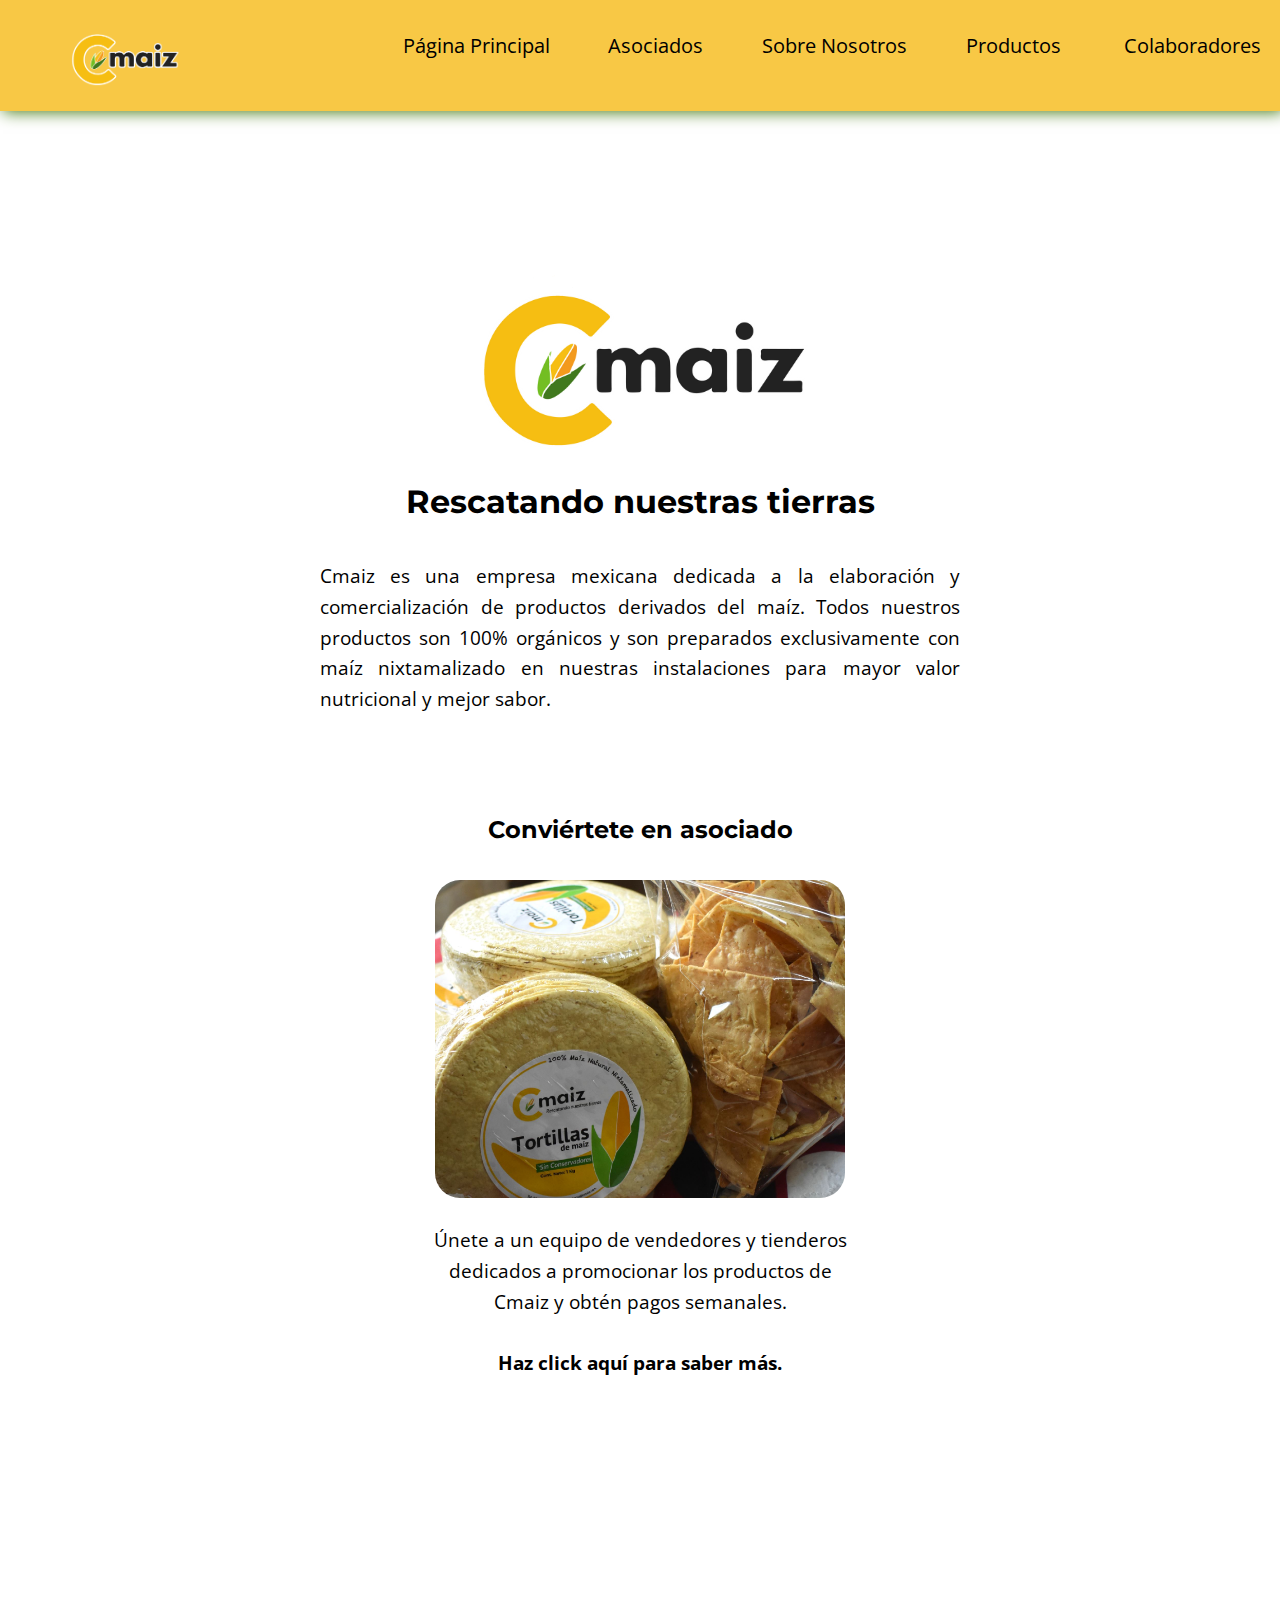
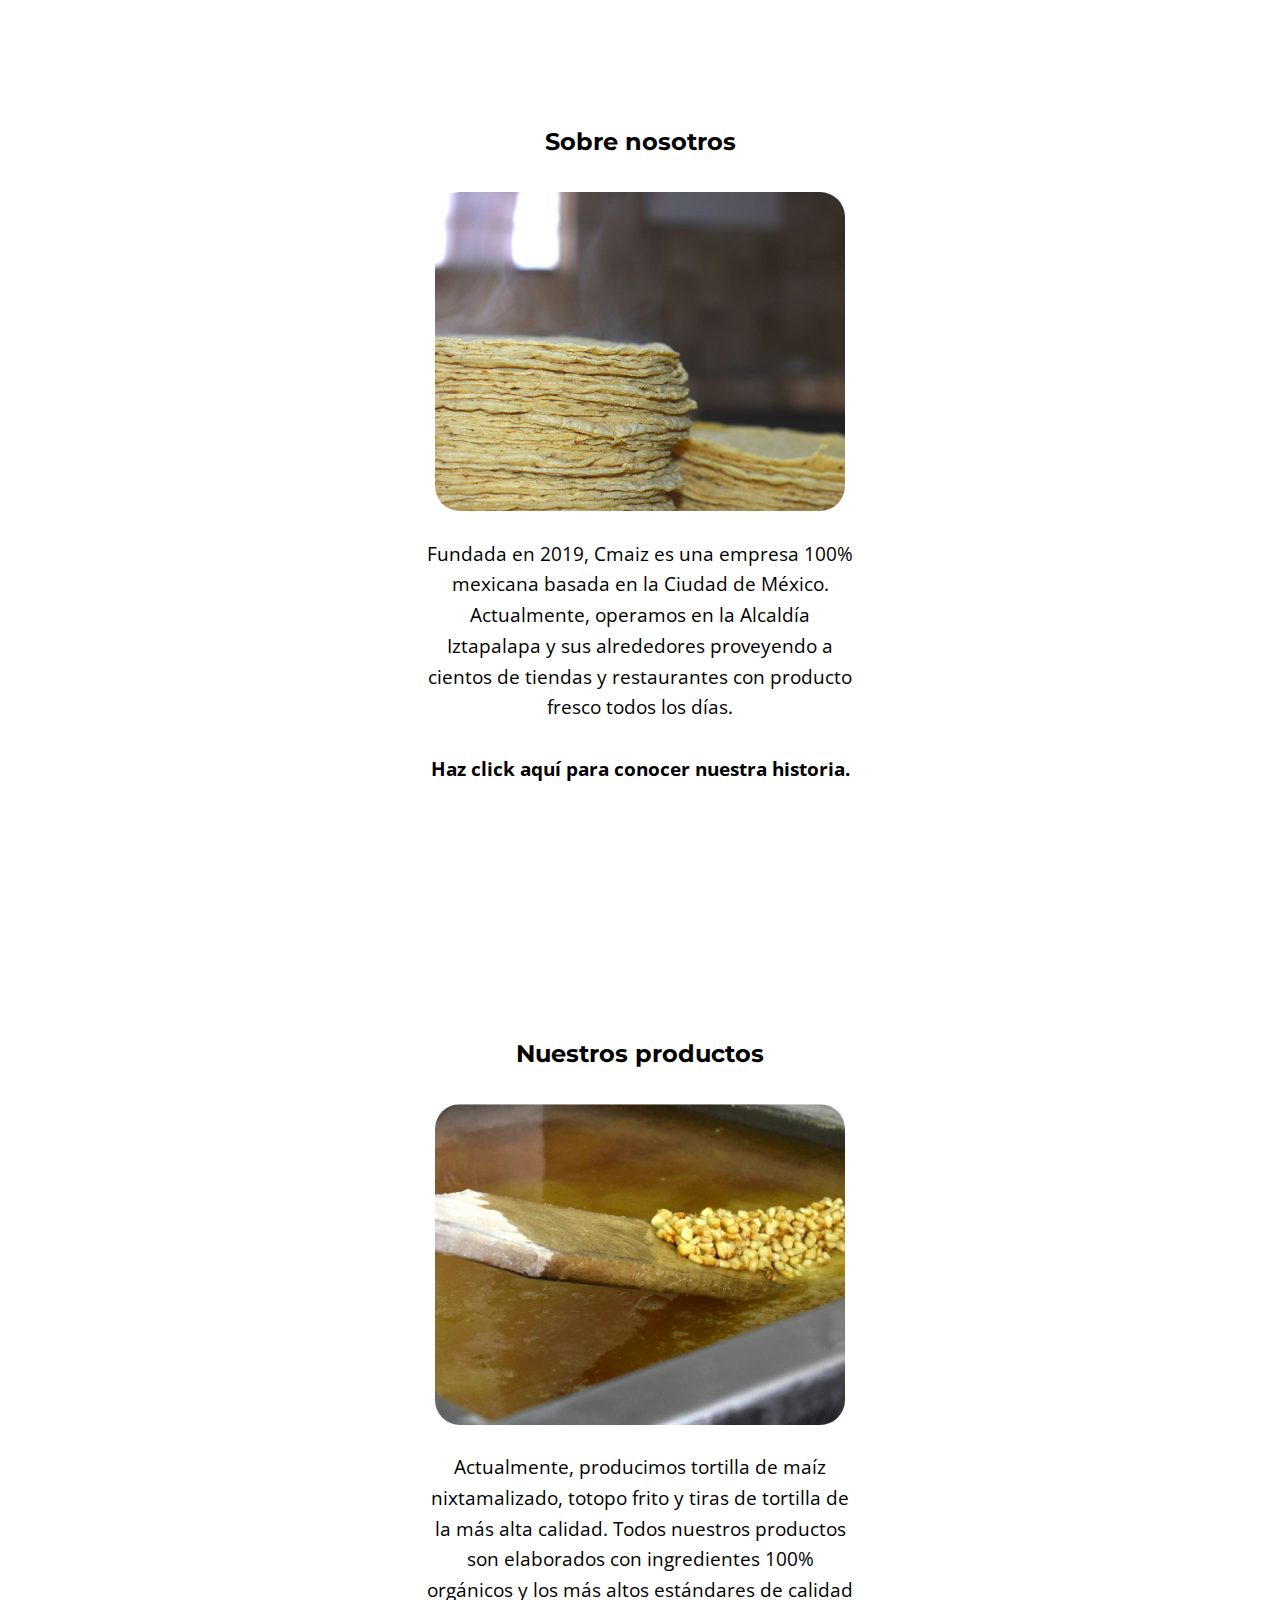
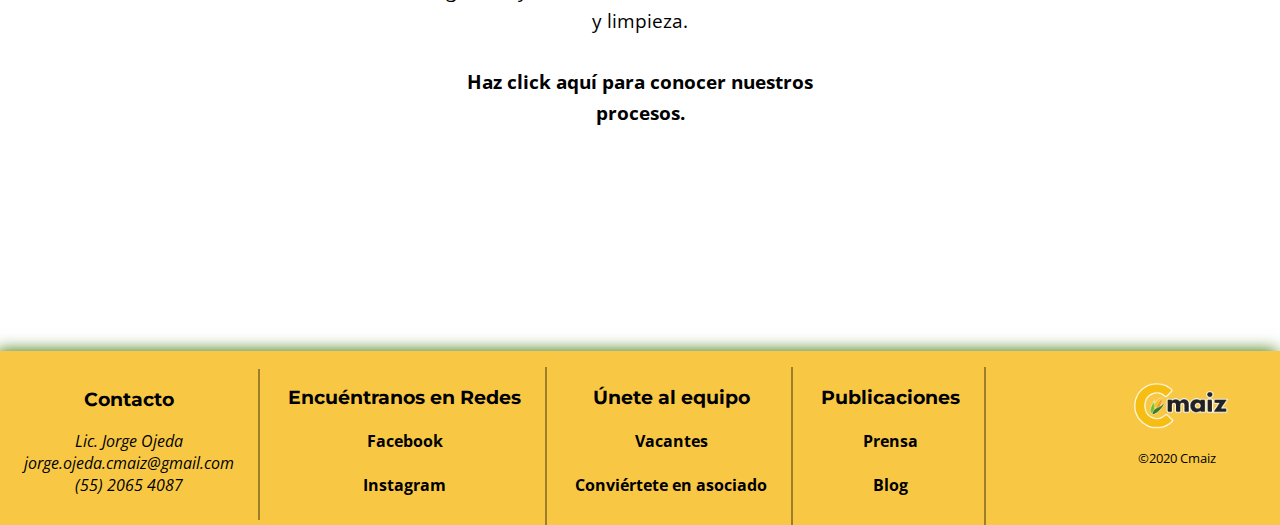
<file: Cmaiz/index.html>
<!DOCTYPE html>
<html lang="en">
<head>
    <meta charset="UTF-8">
    <meta http-equiv="X-UA-Compatible" content="IE=edge">
    <meta name="viewport" content="width=device-width, initial-scale=1.0">
    <link rel='stylesheet' href='style.css'>
    <link rel="preconnect" href="https://fonts.googleapis.com">
    <link rel="preconnect" href="https://fonts.gstatic.com" crossorigin>
    <link href="https://fonts.googleapis.com/css2?family=Urbanist:wght@200;400&display=swap" 
    rel="stylesheet"> 
    <link rel="preconnect" href="https://fonts.googleapis.com">
    <link rel="preconnect" href="https://fonts.gstatic.com" crossorigin>
    <link href="https://fonts.googleapis.com/css2?family=Montserrat:wght@400;500;700&display=swap" 
    rel="stylesheet"> 
    <link rel="preconnect" href="https://fonts.googleapis.com">
    <link rel="preconnect" href="https://fonts.gstatic.com" crossorigin>
    <link href="https://fonts.googleapis.com/css2?family=Montserrat:wght@400;500;700&family=Open+Sans:wght@400;600&display=swap" 
    rel="stylesheet"> 
    <title>Cmaiz - Rescatando nuestras tierras</title>
    <meta name="description" content="Comercializadora y tortillera de productos de maíz 100% nixtamalizado.">
    <meta property="og:title" content="Cmaíz - Rescatando nuestras tierras." />
    <meta property="og:site_name" content="Cmaiz">
    <meta property="og:url" content="https://www.quovital.tech/Cmaiz" />
    <meta property="og:description" content="Comercializadora y tortillera de productos de maíz 100% nixtamalizado." />
    <meta property="og:image" itemprop="image" content="https://www.quovital.tech/Cmaiz/resources/logosquare.png" />
    <meta property="og:image:type" content="image/png">
    <meta property="og:image:width" content="300">
    <meta property="og:image:height" content="300">
    <meta property="og:type" content="website" />
    <meta property="og:locale" content="es_MX" />
</head>

<body onload="document.body.style.opacity='1'">

    <header>
        <nav>
            <ul class='navbar'>
                <li class='navbutton'><a href='https://www.quovital.tech/Cmaiz'>Página Principal</a></li>
                <li class='navbutton'><a href='https://www.quovital.tech/Cmaiz/en_construccion/'>Asociados</a></li>
                <li class='navbutton'><a href='https://www.quovital.tech/Cmaiz/en_construccion/'>Sobre Nosotros</a></li>
                <li class='navbutton'><a href='https://www.quovital.tech/Cmaiz/en_construccion/'>Productos</a></li>
                <li class='navbutton'><a href='https://www.quovital.tech/Cmaiz/en_construccion/'>Colaboradores</a></li>
            </ul>
        </nav>
        <figure>
            <a href='https://www.quovital.tech/Cmaiz/'>
            <img src="resources/logo.png" alt='Logo Cmaiz' id='logo'>
            </a>
        </figure>
    </header>

    <div class="titles"> 
    <figure>
        <img src="resources/logo.png" alt='Logo Cmaiz' id='mega-logo'>
    </figure>

    <h1 id='main-title'>Rescatando nuestras tierras</h1>
        <p>Cmaiz es una empresa mexicana dedicada a la elaboración y comercialización 
            de productos derivados del maíz. Todos nuestros productos son 100% orgánicos
            y son preparados exclusivamente con maíz nixtamalizado en nuestras instalaciones 
            para mayor valor nutricional y mejor sabor.</p>
    </div> 

    <section class='content-box'>
        <h2>Conviértete en asociado</h2>
        <a href='https://www.quovital.tech/Cmaiz/en_construccion/'>
            <img src="resources/produce.JPG" alt='prueba de tortillas' class="content-img" 
            id='conviertete'>
            </a>
            <p class="content-text">Únete a un equipo de vendedores y tienderos dedicados a 
                promocionar los productos de Cmaiz y obtén pagos semanales.<br><br>
                <a href=''><strong>Haz click aquí para saber más.</strong></a></p>
    </section>
    
    <section class='content-box'>
        <h2>Sobre nosotros</h2>
        <a href='https://www.quovital.tech/Cmaiz/en_construccion/'>
            <img src="resources/tortillas-apliadas-2.JPG" alt='prueba de tortillas' 
            class="content-img">
            </a>
        <p class="content-text">Fundada en 2019, Cmaiz es una empresa 100% mexicana basada
                en la Ciudad de México. Actualmente, operamos en la Alcaldía Iztapalapa y
                sus alrededores proveyendo a cientos de tiendas y restaurantes con producto fresco
                todos los días.<br><br>
                <a href=''><strong>Haz click aquí para conocer nuestra historia.</strong></a></p>
    </section>
    
    <section class='content-box' id='nuestros-productos'>
        <h2>Nuestros productos</h2>
        <a href='https://www.quovital.tech/Cmaiz/en_construccion/'>
            <img src="resources/pala.JPG" alt='prueba de tortillas' class="content-img" id="pala">
            </a>

        <p class="content-text">Actualmente, producimos tortilla de maíz nixtamalizado, totopo
            frito y tiras de tortilla de la más alta calidad. Todos nuestros productos son
            elaborados con ingredientes 100% orgánicos y los más altos estándares de calidad
            y limpieza.<br><br>
            <a href=''><strong>Haz click aquí para conocer nuestros procesos.</strong></a></p>
    </section>


    <footer class='footer'>
        
        <div id='bottom-bar'>
        
        <div class='bottom-section'>
            <h3>Contacto</h3>
            <address>
                <span>Lic. Jorge Ojeda</span><br>
                <a href="mailto: jorge.ojeda.cmaiz@gmail.com" target="_blank">jorge.ojeda.cmaiz@gmail.com</a><br>
                <a href="tel: +5215520654087" target="_blank">(55) 2065 4087</a>
            </address>
        </div>
        
        <div class='bottom-section'>
            <h3>Encuéntranos en Redes</h3>
            <h4><a href="https://www.facebook.com/cmaiz.mx" target="_blank">Facebook</a></h4>
            <h4><a href="https://www.instagram.com/cmaiz.mx/" target="_blank">Instagram</a></h4>
        </div>

        <div class='bottom-section' id="unete">    
            <h3>Únete al equipo</h3>
            <h4><a href="https://www.quovital.tech/Cmaiz/en_construccion/" target="_blank">Vacantes</a></h4>
            <h4><a href="https://www.quovital.tech/Cmaiz/en_construccion/" target="_blank">Conviértete en asociado</a></h4>
        </div>

        <div class='bottom-section' id='blog'>
            <h3>Publicaciones</h3>
            <h4><a href="https://www.quovital.tech/Cmaiz/en_construccion/" target="_blank">Prensa</a></h4>
            <h4><a href="https://www.quovital.tech/Cmaiz/en_construccion/" target="_blank">Blog</a></h4>
        </div>

        </div>

        <figure>
            <a href='https://www.quovital.tech/Cmaiz/'>
            <img src="resources/logo.png" alt='Logo Cmaiz' id='logo2'>
            </a>
        </figure>

        <div class='bottom-section' id='copyright'>
            <small><span>&copy;</span>2020 Cmaiz</small>
        </div>
    </footer>
    
</body>
</html>
</file>
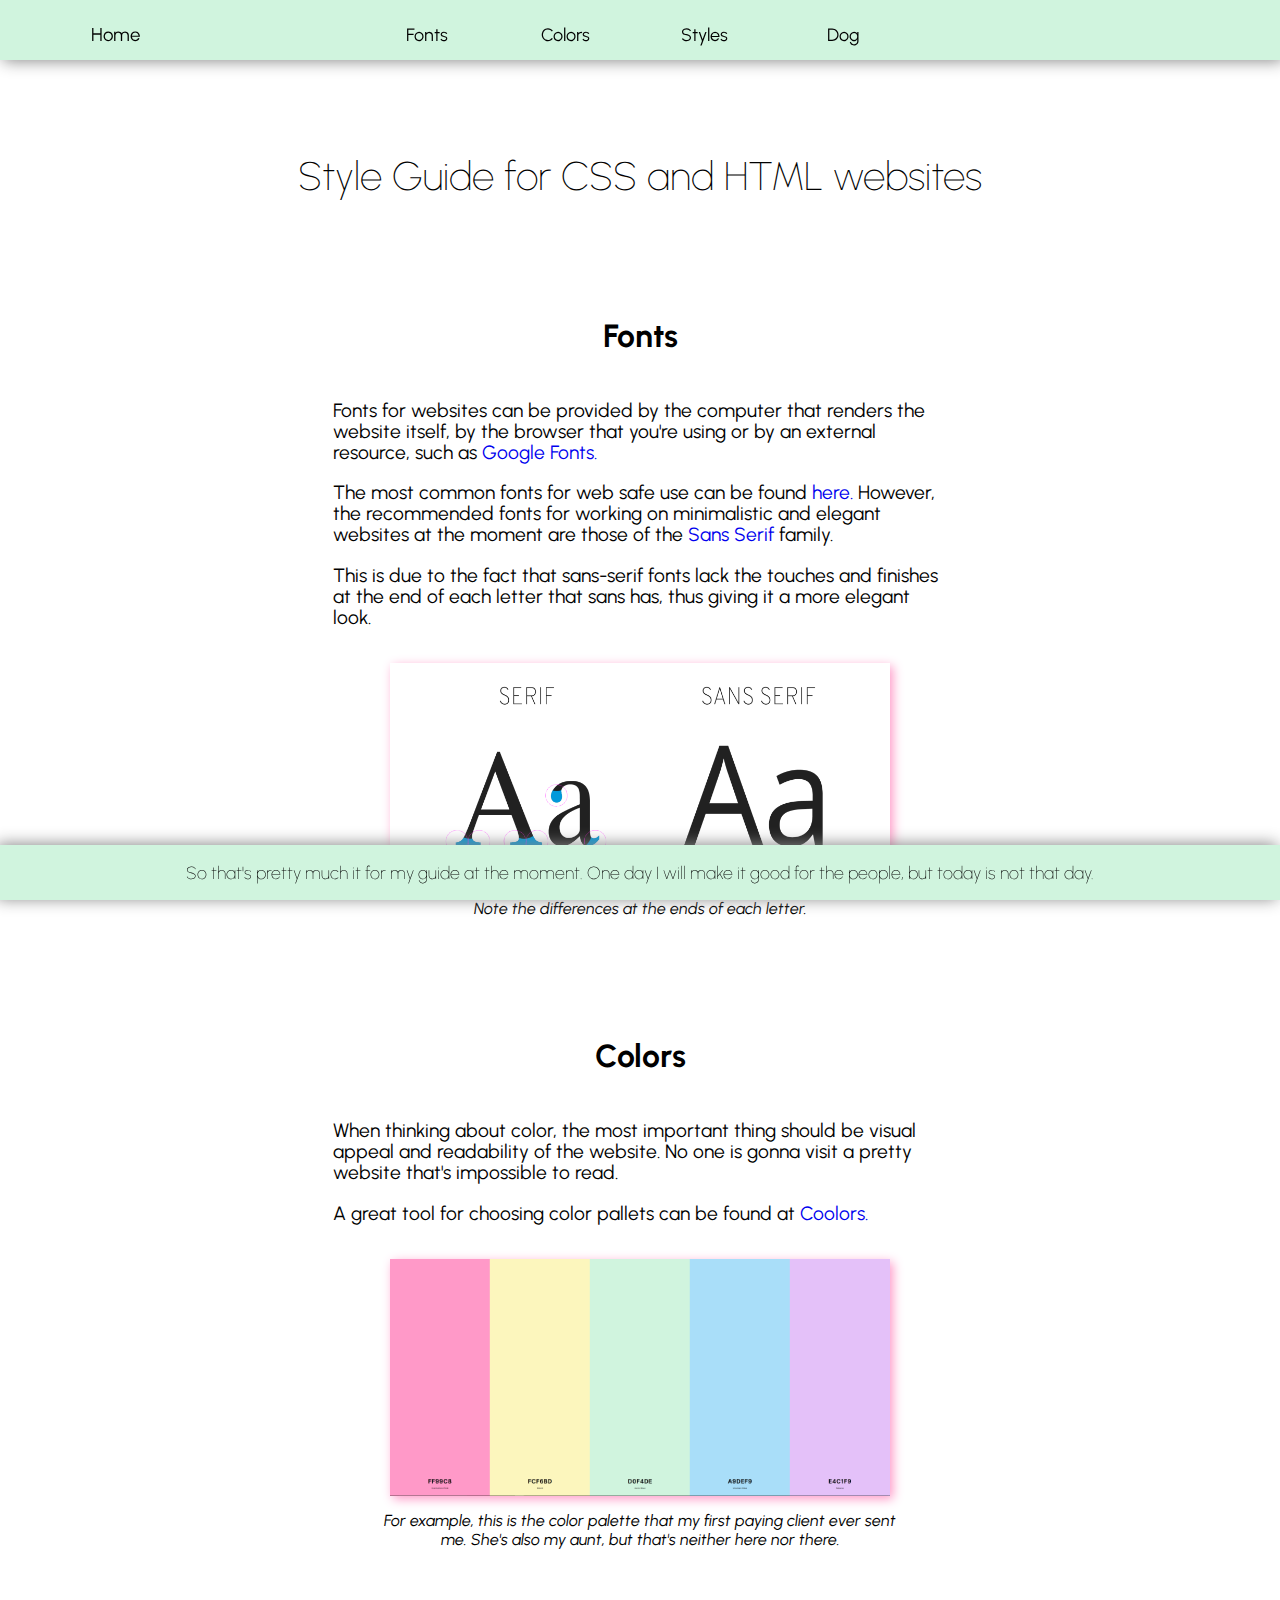
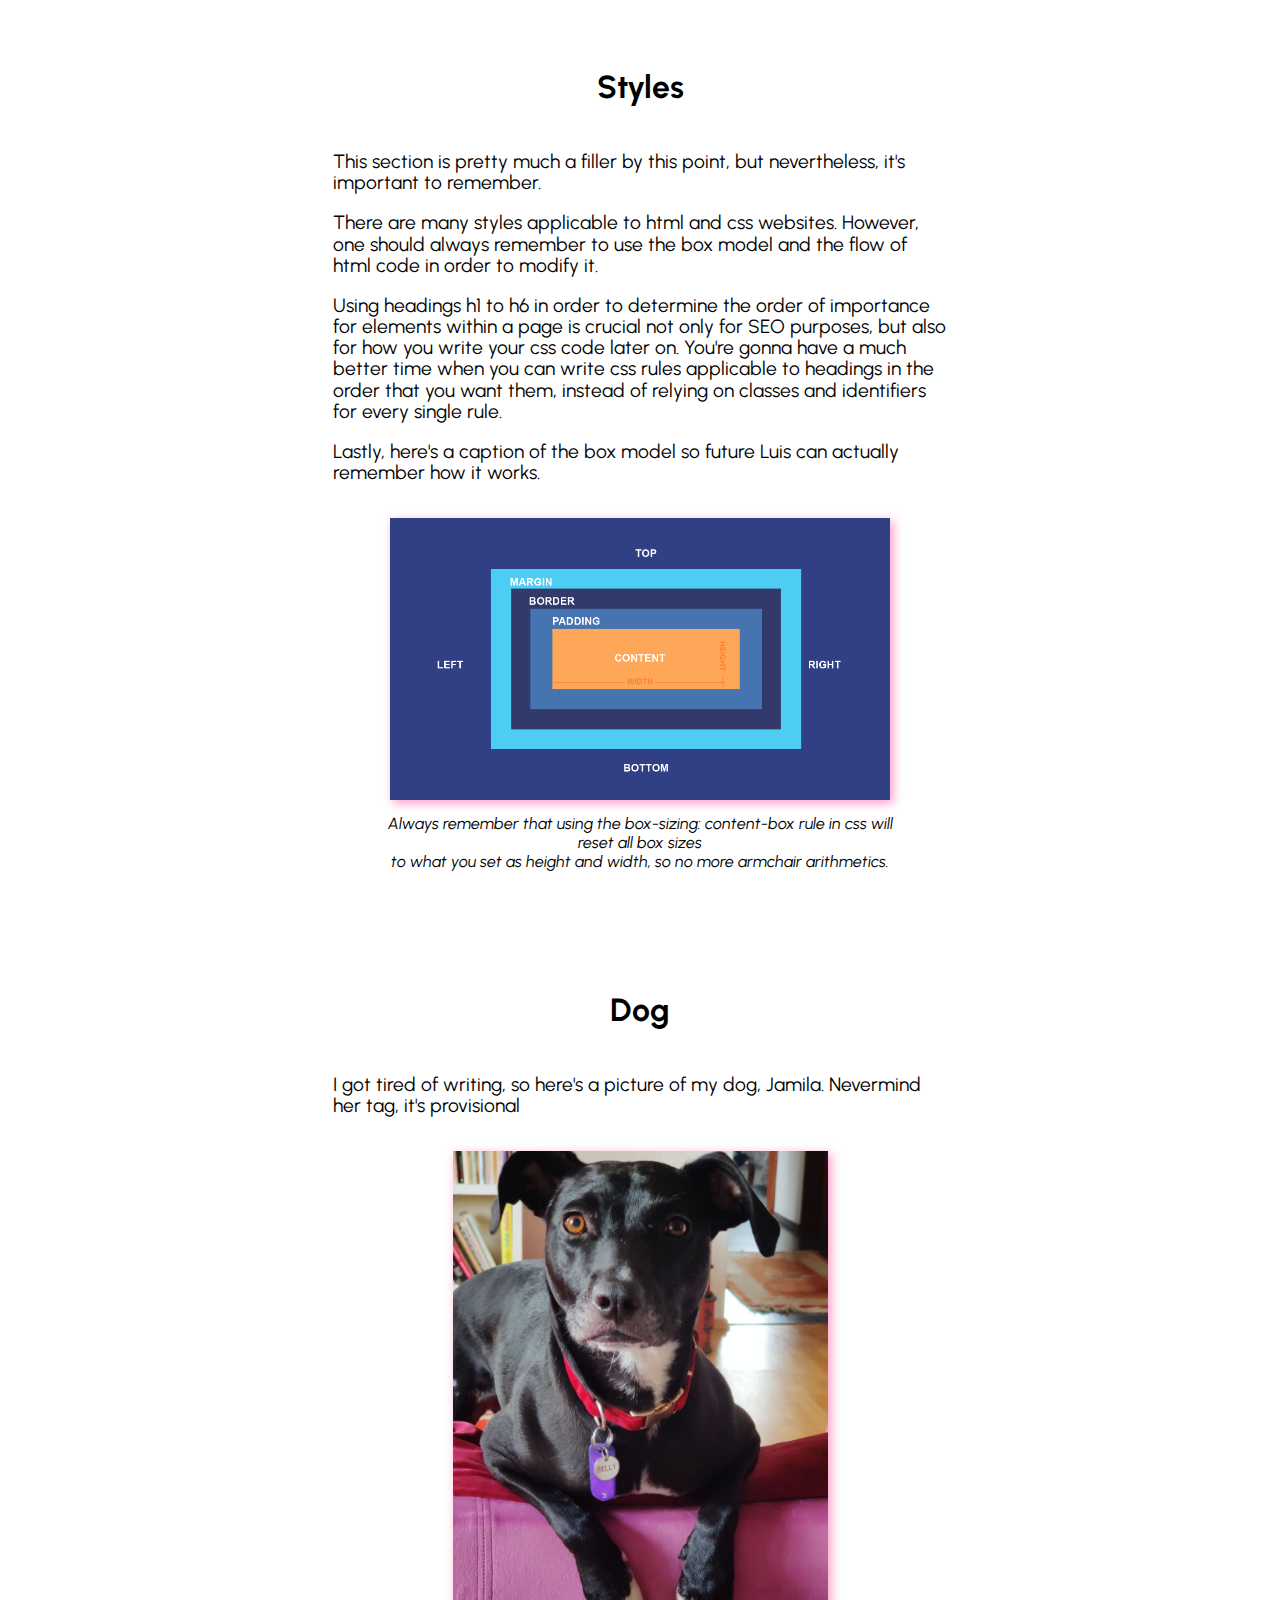
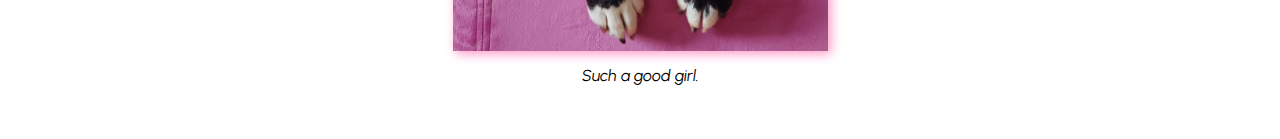
<file: style-guide/index.html>
<!DOCTYPE html>
<html lang="en">
<head>
    <meta charset="UTF-8">
    <meta http-equiv="X-UA-Compatible" content="IE=edge">
    <meta name="viewport" content="width=device-width, initial-scale=1.0">
    <link rel='stylesheet' href='style.css'>
    <link rel="preconnect" href="https://fonts.googleapis.com">
    <link rel="preconnect" href="https://fonts.gstatic.com" crossorigin>
    <link href="https://fonts.googleapis.com/css2?family=Urbanist:wght@200;400&display=swap" rel="stylesheet"> 
    <title>CSS Stylesheet</title>
</head>

<body>

    <header>
        <section>
            <h3><a href="https://quovital.tech/" target="_blank" id="cc">Home</a></h3>
        </section>
        <nav>
            <ul>
                <li><h2><a href="#Fonts">Fonts</a></h2></li>
                <li><h2><a href="#Colors">Colors</a></h2></li>
                <li><h2><a href="#Styles">Styles</a></h2></li>
                <li><h2><a href="#lastcaption">Dog</a></h2></li>
            </ul>
        </nav>
    
    </header>

    <h1 class="title" id="Fonts">Style Guide for CSS and HTML websites</h1>

    <section class="theme">
        <h2 class="subtitle">Fonts</h2>

        <p>
            Fonts for websites can be provided by the computer that renders the website itself,
            by the browser that you're using or by an external resource, such as 
            <a href="https://fonts.google.com/" target="_blank">Google Fonts.</a>
        </p>

        <p>
            The most common fonts for web safe use can be found 
            <a href="https://www.w3schools.com/cssref/css_websafe_fonts.asp" target="_blank">here.</a> 
            However, the recommended fonts for working on minimalistic and elegant websites at
            the moment are those of the <a href="https://fonts.google.com/?category=Sans+Serif"
            target="_blank">
         Sans Serif</a> family.
        </p>

        <p>
            This is due to the fact that sans-serif fonts lack the touches and finishes at the
            end of each letter that sans has, thus giving it a more elegant look.
        </p>

        <figure>
            <img src="resources/images/serif-vs-sansserif.png" 
            alt="Figure showing diferences between sans and sans-serif">
            <figcaption id="Colors">Note the differences at the ends of each letter.</figcaption>
        </figure>

    </section>

    <section class="theme">
        <h2 class="subtitle">Colors</h2>
        
        <p>
            When thinking about color, the most important thing should be visual appeal 
            and readability of the website. No one is gonna visit a pretty website that's
            impossible to read.
        </p>

        <p>
            A great tool for choosing color pallets can be found at 
            <a href="https://coolors.co/" target="_blank">Coolors.</a>
        </p>

        <figure>
            <img src="resources/images/color-palette.png" alt="Example of a color palette.">
            <figcaption id="Styles">For example, this is the color palette that my first paying
                client ever sent me. She's also my aunt, but that's neither here nor there.
            </figcaption>
        </figure>

    </section>

    <section class="theme">
        <h2 class="subtitle">Styles</h2>

        <p>
            This section is pretty much a filler by this point, 
            but nevertheless, it's important to remember.
        </p>

        <p>
            There are many styles applicable to html and css websites. However, one should
            always remember to use the box model and the flow of html code in order to modify
            it. 
        </p>

        <p>
            Using headings h1 to h6 in order to determine the order of importance for elements
            within a page is crucial not only for SEO purposes, but also for how you write your
            css code later on. You're gonna have a much better time when you can write css rules
            applicable to headings in the order that you want them, instead of relying on classes
            and identifiers for every single rule. 
        </p>

        <p>
            Lastly, here's a caption of the box model so future Luis can actually remember how
            it works.
        </p>

        <figure>
            <img src="resources/images/box_model.png" alt="A figure showing the box model.">
            <figcaption id="lastcaption">Always remember that using the box-sizing: content-box rule in 
                css will reset all box sizes <br> to what you set as height and width, so no more
                armchair arithmetics.</figcaption>
        </figure>

    </section class="theme">

    <section class="theme" id="lastone">
        <h2 class="subtitle">Dog</h2>

        <p>I got tired of writing, so here's a picture of my dog, Jamila. 
            Nevermind her tag, it's provisional</p>

        <figure>
            <img src="resources/images/jamila.jpg" alt="A pretty dog.">
            <figcaption>Such a good girl.</figcaption>
        </figure>
    </section>

    <footer class="footer">
        <p id="lasttext">So that's pretty much it for my guide at the moment. 
            One day I will make it good for the people, but today is not that day.</p>
    </footer>
    
</body>
</html>

<!--
  _______________________________
 /\             CC               \
/++\    __________________________\
\+++\   \ ************************/
 \+++\   \___________________ ***/
  \+++\   \             /+++/***/
   \+++\   \           /+++/***/
    \+++\   \         /+++/***/
     \+++\   \       /+++/***/
      \+++\   \     /+++/***/
       \+++\   \   /+++/***/
        \+++\   \ /+++/***/
         \+++\   /+++/***/
          \+++\ /+++/***/
           \+++++++/***/
            \+++++/***/
             \+++/***/
              \+/___/  
-->
</file>
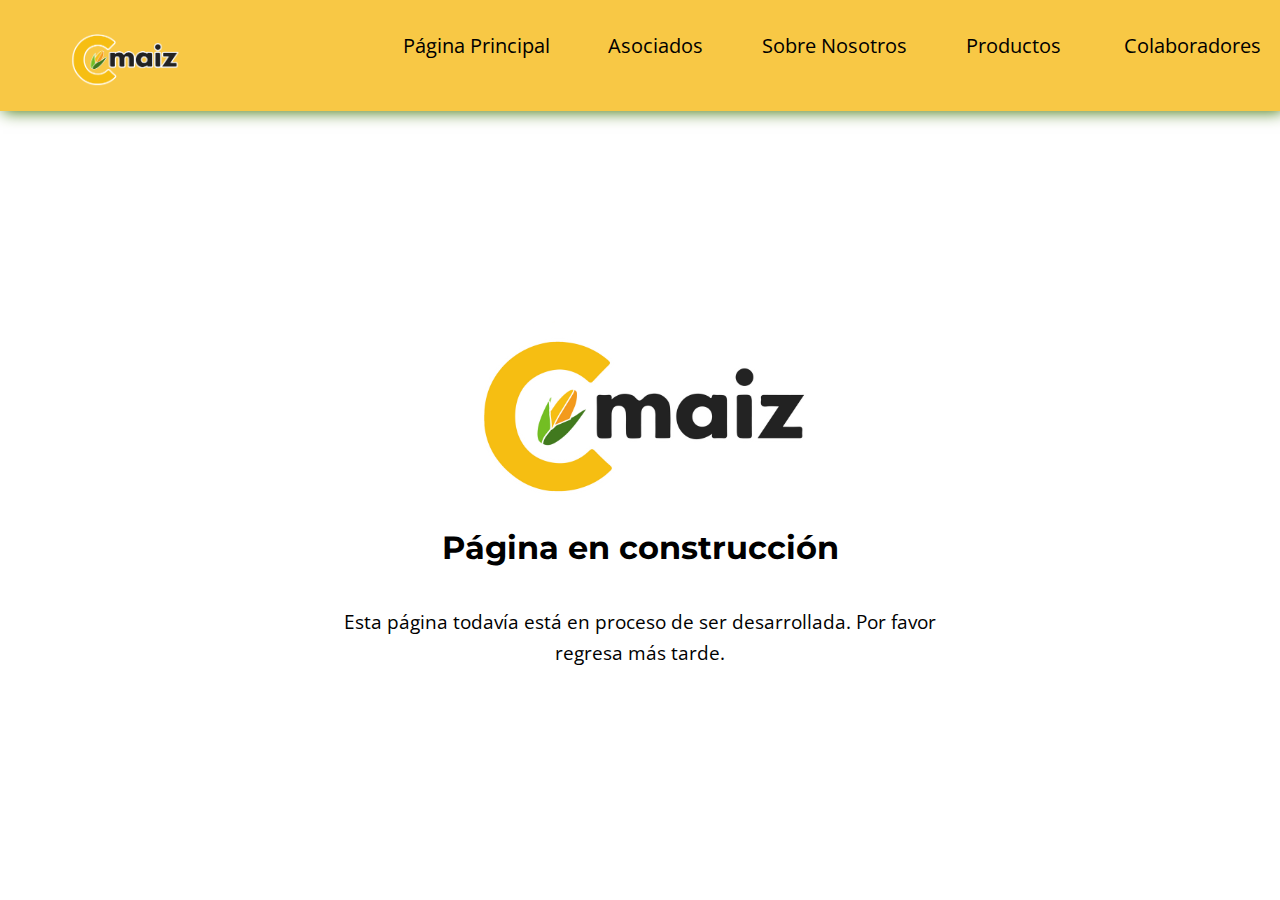
<file: Cmaiz/en_construccion/index.html>
<!DOCTYPE html>
<html lang="en">
<head>
    <meta charset="UTF-8">
    <meta http-equiv="X-UA-Compatible" content="IE=edge">
    <meta name="viewport" content="width=device-width, initial-scale=1.0">
    <link rel='stylesheet' href='style.css'>
    <link rel="preconnect" href="https://fonts.googleapis.com">
    <link rel="preconnect" href="https://fonts.gstatic.com" crossorigin>
    <link href="https://fonts.googleapis.com/css2?family=Urbanist:wght@200;400&display=swap" 
    rel="stylesheet"> 
    <link rel="preconnect" href="https://fonts.googleapis.com">
    <link rel="preconnect" href="https://fonts.gstatic.com" crossorigin>
    <link href="https://fonts.googleapis.com/css2?family=Montserrat:wght@400;500;700&display=swap" 
    rel="stylesheet"> 
    <link rel="preconnect" href="https://fonts.googleapis.com">
    <link rel="preconnect" href="https://fonts.gstatic.com" crossorigin>
    <link href="https://fonts.googleapis.com/css2?family=Montserrat:wght@400;500;700&family=Open+Sans:wght@400;600&display=swap" 
    rel="stylesheet"> 
    <title>Cmaiz - Rescatando nuestras tierras</title>
    <!-- <meta name="description" content="Comercializadora y tortillera de productos de maíz 100% nixtamalizado.">
    <meta property="og:title" content="Cmaíz - Rescatando nuestras tierras." />
    <meta property="og:site_name" content="Cmaiz">
    <meta property="og:url" content="https://www.quovital.tech/Cmaiz" />
    <meta property="og:description" content="Comercializadora y tortillera de productos de maíz 100% nixtamalizado." />
    <meta property="og:image" itemprop="image" content="https://www.quovital.tech/Cmaiz/resources/logosquare.png" />
    <meta property="og:image:type" content="image/png">
    <meta property="og:image:width" content="300">
    <meta property="og:image:height" content="300">
    <meta property="og:type" content="website" />
    <meta property="og:locale" content="es_MX" /> -->
</head>

<body onload="document.body.style.opacity='1'">

    <header>
        <nav>
            <ul class='navbar'>
                <li class='navbutton'><a href='https://www.quovital.tech/Cmaiz'>Página Principal</a></li>
                <li class='navbutton'><a href='https://www.quovital.tech/Cmaiz/en_construccion/'>Asociados</a></li>
                <li class='navbutton'><a href='https://www.quovital.tech/Cmaiz/en_construccion/'>Sobre Nosotros</a></li>
                <li class='navbutton'><a href='https://www.quovital.tech/Cmaiz/en_construccion/'>Productos</a></li>
                <li class='navbutton'><a href='https://www.quovital.tech/Cmaiz/en_construccion/'>Colaboradores</a></li>
            </ul>
        </nav>
        <figure>
            <a href='https://www.quovital.tech/Cmaiz/'>
            <img src="resources/logo.png" alt='Logo Cmaiz' id='logo'>
            </a>
        </figure>
    </header>

    <div class="titles"> 
    <figure>
        <img src="resources/logo.png" alt='Logo Cmaiz' id='mega-logo'>
    </figure>

    <h1 id='main-title'>Página en construcción</h1>
        <p>Esta página todavía está en proceso de ser desarrollada. Por favor regresa más tarde.</p>
    </div> 
    
</body>
</html>
</file>
<file: Cmaiz/style.css>
* {
    box-sizing: content-box;
    font-family: 'Open Sans', sans-serif;
}

body {
    margin: 0 auto;
    text-align: center;
    background-color: white;
    height: 100%;
    opacity: 0;
    transition: opacity 2s;
}


header {
    position: relative;
    top: 0;
    z-index: 10;
    width: 100%;
    background-color: #F8C845;
    overflow: hidden;
    box-shadow: 3px 1px 15px #437810;
}

h1, h2, h3 {
    font-family: 'Montserrat', sans-serif;
}

#logo {
    position: relative;
    z-index: 15;
    display: block;
    left: 1em;
    width: 8.5em;
    height: auto;
}

#logo2 {
    position: relative;
    float: right;
    z-index: 15;
    display: block;
    width: 11.5em;
    max-width: 10%;
    height: auto;
}

.titles {
    align-content: center;
    width: 100%;
    height: 42rem;
}

#mega-logo {
    position: relative;
    width: 35%;
    height: auto;
    top: 1.25em;
    display: block;
    margin: 0% auto;
    max-width: 40%;
}

.navbar {
    position: relative;
    float: right;
    padding-top: 1em;
    max-width: 100%;
}

.navbutton {
    display: inline-block;
    width: 10.5em;
    font-size: 1.25em;
    max-width: 175px;
}

#main-title {
    position: relative;
    text-align: center;
    width: 100%;
    font-size: 200%;
}

p {
    position: relative;
    top: 1em;
    margin: 0 25%;
    text-align: justify;
    font-size: 120%;
    line-height: 160%;
}

.content-box {
    position: relative;
    display: block;
    width: 40%;
    height: 55em;
    margin: 2em auto;
    overflow: visible;
}

.content-img {
    position: relative;
    border-radius: 25px;
    width: 80%;
    height: auto;
    max-width: 80%;
    top: 1em;
}

.content-text {
    position: relative;
    text-align: center;
    margin: 1em 2em;
}

#conviertete {
    bottom: 6em;
}

.footer {
    position: relative;
    bottom: 0;
    z-index: 10;
    width: 100%;
    background-color: #F8C845;
    box-shadow: -3px -1px 15px #437810;
    overflow: hidden;
}

#bottom-bar {
    position: relative;
    float: left;
    left: 1.5em;
    top: 1em;
    max-width: 90%;
}

.bottom-section {
    position: relative;
    display: inline-block;
    margin-right: 1.5em;
    border-right: 2px solid rgba(0, 0, 0, 0.37);
    padding-right: 1.5em;
    padding-bottom: 1.5em;
}

#copyright {
    position: absolute;
    right: 1em;
    bottom: 10%;
    margin-bottom: 1em;
    max-width: 8%;
    border: none;
}

#nuestros-productos {
    margin-bottom: 2em;
}

a {
    text-decoration: none;
    color: black;
}

a:hover {
    font-weight: bold;
    text-decoration: underline;
}

.content-img:hover {
    box-shadow: 3px 3px 10px lightgrey;
    opacity: 0.9;
}

@media only screen and (max-width: 940px) {
    #logo {
        display: none;
    }
    .navbutton {
        max-width: 160px;
        display: inline-block;
        margin-top: 1em;
        font-weight: bold;
    }
    .content-box {
        margin: -1em auto;
        width: 80%;
    }
    .navbar {
        float: none;
        width: 100%;
        padding: 0;
    }
    .titles {
        width: 100%;
        margin: 0 auto;
        height: 35rem;
    }
    .titles p {
        width: 80%;
        margin: 0 auto;
    }
    .bottom-section {
        margin-right: .75em;
        border-right: 1px solid rgba(0, 0, 0, 0.37);
        padding-right: .75em;
        padding-bottom: 1em;
        font-size: 85%;
    }
    #logo2{
        display: none;
    }
}

@media only screen and (max-width: 480px) {
    
    #main-title {
        font-size: 1.5em;
        padding-top: 1em;
    }

    .navbar {
        float: none;
    }

    #mega-logo {
        max-width: 20em;
        width: 20em;
        height: auto;
    }

    .navbutton {
        max-width: 30%;
        display: inline-block;
        margin: 1em 0 1.15em 0;
        font-weight: bold;
        font-size: 1.15em;
    }

    .content-box {
        margin: 3em auto;
        width: 100%;
        font-size: 1.2em;
        height: 45em;
    }

    .content-box p {
        text-align: left;
    }

    .bottom-section {
        display: block;
        width: 100%;
        margin: 0 auto;
        border-right: none;
        border-bottom: 1px solid black;
        font-size: 1.35em;
    }

    #copyright {
        display: block;
        position: relative;
        text-align: right;
        max-width: 100%;
        width: 100%;
        padding: 0;
        margin: 0;
    }

    #bottom-bar {
        float: none;
    }
}
</file>
<file: style-guide/style.css>
* {
    box-sizing: content-box;
    font-family: 'Urbanist', sans-serif;
}

body {
    margin: 0 auto;
    text-align: center;
    background-color: white;
    /* background-image: url("resources/images/background.jpeg");
    background-position: center;
    background-repeat: no-repeat;
    background-size: cover; */
}

img {
    max-width: 500px;
    max-height: 500px;
    position: relative;
    margin-top: 3%;
    margin-bottom: 2%;
    box-shadow: 3px 3px 10px #ff99c8;
}

header {
    position: fixed;
    top: 0;
    z-index: 10;
    width: 100%;
    height: 60px;
    background-color: rgba(208, 244, 222, 1);
    overflow: hidden;
    box-shadow: 3px 1px 15px #888888;
}

ul {
    position: relative;
    right: 80px;
    bottom: 10px;
}

li {
    display: inline-block;
    width: 135px;
    height: 50px;
    font-size: 75%;
    margin-top: 0;
}

p {
    font-size: 120%;
    text-align: left;
    line-height: 110%;
}

a {
    text-decoration: none;

    font-weight: normal;
}

nav a {
    color: black;
    text-decoration: none;
}

figcaption {
    font-style: italic;
}

.title {
    position: relative;
    top: 125px;
    font-weight: 100;
    font-size: 250%;
}

.theme {
    position: relative;
    top: 150px;
    padding: 3%;
    margin-left: 23%;
    margin-right: 23%;
}

.subtitle {
    font-weight: bold;
    font-size: 200%;
    padding-bottom: 3%;
}

.footer {
    position: relative;
    width: 100%;
    background-color: rgba(208, 244, 222, 1);
    position: fixed;
    bottom: 0;
    box-shadow: -3px -1px 15px #888888;
}

#cc {
    color: black;
    float: left;
    text-decoration: none;
    position: relative;
    height: auto;
    width: 150px;
    z-index: 11;
    left: 40px;
    margin: auto 0;
    padding: 14px 0px;
    max-height: 150px;
    max-height: 50px;
    border-radius: 15%;
    font-weight: normal;
    bottom: 10px;
}

#lasttext {
    text-align: center;
    font-weight: lighter;
    font-size: 110%;
}

#lastone {
    margin-bottom: 10%;
}

#cc:hover {
    color: rgb(224, 89, 152);
    text-shadow: 1px 1px 3px #888888;
}

a:hover, nav a:hover {
    color: rgb(224, 89, 152);
    text-shadow: 1px 1px 3px #888888;
}

img:hover {
    box-shadow: 8px 8px 10px #fcf6bd;
}
</file>
<file: Cmaiz/en_construccion/style.css>
* {
    box-sizing: content-box;
    font-family: 'Open Sans', sans-serif;
}

body {
    margin: 0 auto;
    text-align: center;
    background-color: white;
    height: 100%;
    opacity: 0;
    transition: opacity 2s;
}


header {
    position: relative;
    top: 0;
    z-index: 10;
    width: 100%;
    background-color: #F8C845;
    overflow: hidden;
    box-shadow: 3px 1px 15px #437810;
}

h1, h2, h3 {
    font-family: 'Montserrat', sans-serif;
}

#logo {
    position: relative;
    z-index: 15;
    display: block;
    left: 1em;
    width: 8.5em;
    height: auto;
}

#logo2 {
    position: relative;
    float: right;
    z-index: 15;
    display: block;
    width: 11.5em;
    max-width: 10%;
    height: auto;
}

.titles {
    text-align: center;
    align-content: center;
    width: 100%;
    height: 42rem;
}

#mega-logo {
    position: relative;
    width: 35%;
    height: auto;
    top: 1.25em;
    display: block;
    margin: 0% auto;
    max-width: 40%;
}

.navbar {
    position: relative;
    float: right;
    padding-top: 1em;
    max-width: 100%;
}

.navbutton {
    display: inline-block;
    width: 10.5em;
    font-size: 1.25em;
    max-width: 175px;
}

#main-title {
    position: relative;
    text-align: center;
    width: 100%;
    font-size: 200%;
}

p {
    position: relative;
    top: 1em;
    margin: 0 25%;
    text-align: center;
    font-size: 120%;
    line-height: 160%;
}

.content-box {
    position: relative;
    display: block;
    width: 40%;
    height: 55em;
    margin: 2em auto;
    overflow: visible;
}

.content-img {
    position: relative;
    border-radius: 25px;
    width: 80%;
    height: auto;
    max-width: 80%;
    top: 1em;
}

.content-text {
    position: relative;
    text-align: center;
    margin: 1em 2em;
}

#conviertete {
    bottom: 6em;
}

.footer {
    position: fixed;
    bottom: 0;
    z-index: 10;
    width: 100%;
    background-color: #F8C845;
    box-shadow: -3px -1px 15px #437810;
    overflow: hidden;
}

#bottom-bar {
    position: relative;
    float: left;
    left: 1.5em;
    top: 1em;
    max-width: 90%;
}

.bottom-section {
    position: relative;
    display: inline-block;
    margin-right: 1.5em;
    border-right: 2px solid rgba(0, 0, 0, 0.37);
    padding-right: 1.5em;
    padding-bottom: 1.5em;
}

#copyright {
    position: absolute;
    right: 1em;
    bottom: 10%;
    margin-bottom: 1em;
    max-width: 8%;
    border: none;
}

#nuestros-productos {
    margin-bottom: 2em;
}

a {
    text-decoration: none;
    color: black;
}

a:hover {
    font-weight: bold;
    text-decoration: underline;
}

.content-img:hover {
    box-shadow: 3px 3px 10px lightgrey;
    opacity: 0.9;
}

@media only screen and (max-width: 940px) {
    #logo {
        display: none;
    }
    .navbutton {
        max-width: 160px;
        display: inline-block;
        margin-top: 1em;
        font-weight: bold;
    }
    .content-box {
        margin: -1em auto;
        width: 80%;
    }
    .navbar {
        float: none;
        width: 100%;
        padding: 0;
    }
    .titles {
        width: 100%;
        margin: 0 auto;
        height: 35rem;
    }
    .titles p {
        width: 80%;
        margin: 0 auto;
        padding-bottom: 30%;
    }
    .bottom-section {
        margin-right: .75em;
        border-right: 1px solid rgba(0, 0, 0, 0.37);
        padding-right: .75em;
        padding-bottom: 1em;
        font-size: 85%;
    }
    #logo2{
        display: none;
    }

    footer {
        position: relative;
        margin-top: 10em;
    }
}

@media only screen and (max-width: 480px) {
    
    #main-title {
        font-size: 1.5em;
        padding-top: 1em;
    }

    .navbar {
        float: none;
    }

    #mega-logo {
        max-width: 20em;
        width: 20em;
        height: auto;
    }

    .navbutton {
        max-width: 30%;
        display: inline-block;
        margin: 1em 0 1.15em 0;
        font-weight: bold;
        font-size: 1.15em;
    }

    .content-box {
        margin: 3em auto;
        width: 100%;
        font-size: 1.2em;
        height: 45em;
    }

    .content-box p {
        text-align: left;
    }

    .bottom-section {
        display: block;
        width: 100%;
        margin: 0 auto;
        border-right: none;
        border-bottom: 1px solid black;
        font-size: 1.35em;
    }

    #copyright {
        display: block;
        position: relative;
        text-align: right;
        max-width: 100%;
        width: 100%;
        padding: 0;
        margin: 0;
    }

    #bottom-bar {
        float: none;
    }

    footer {
        position: relative;
    }
}
</file>
